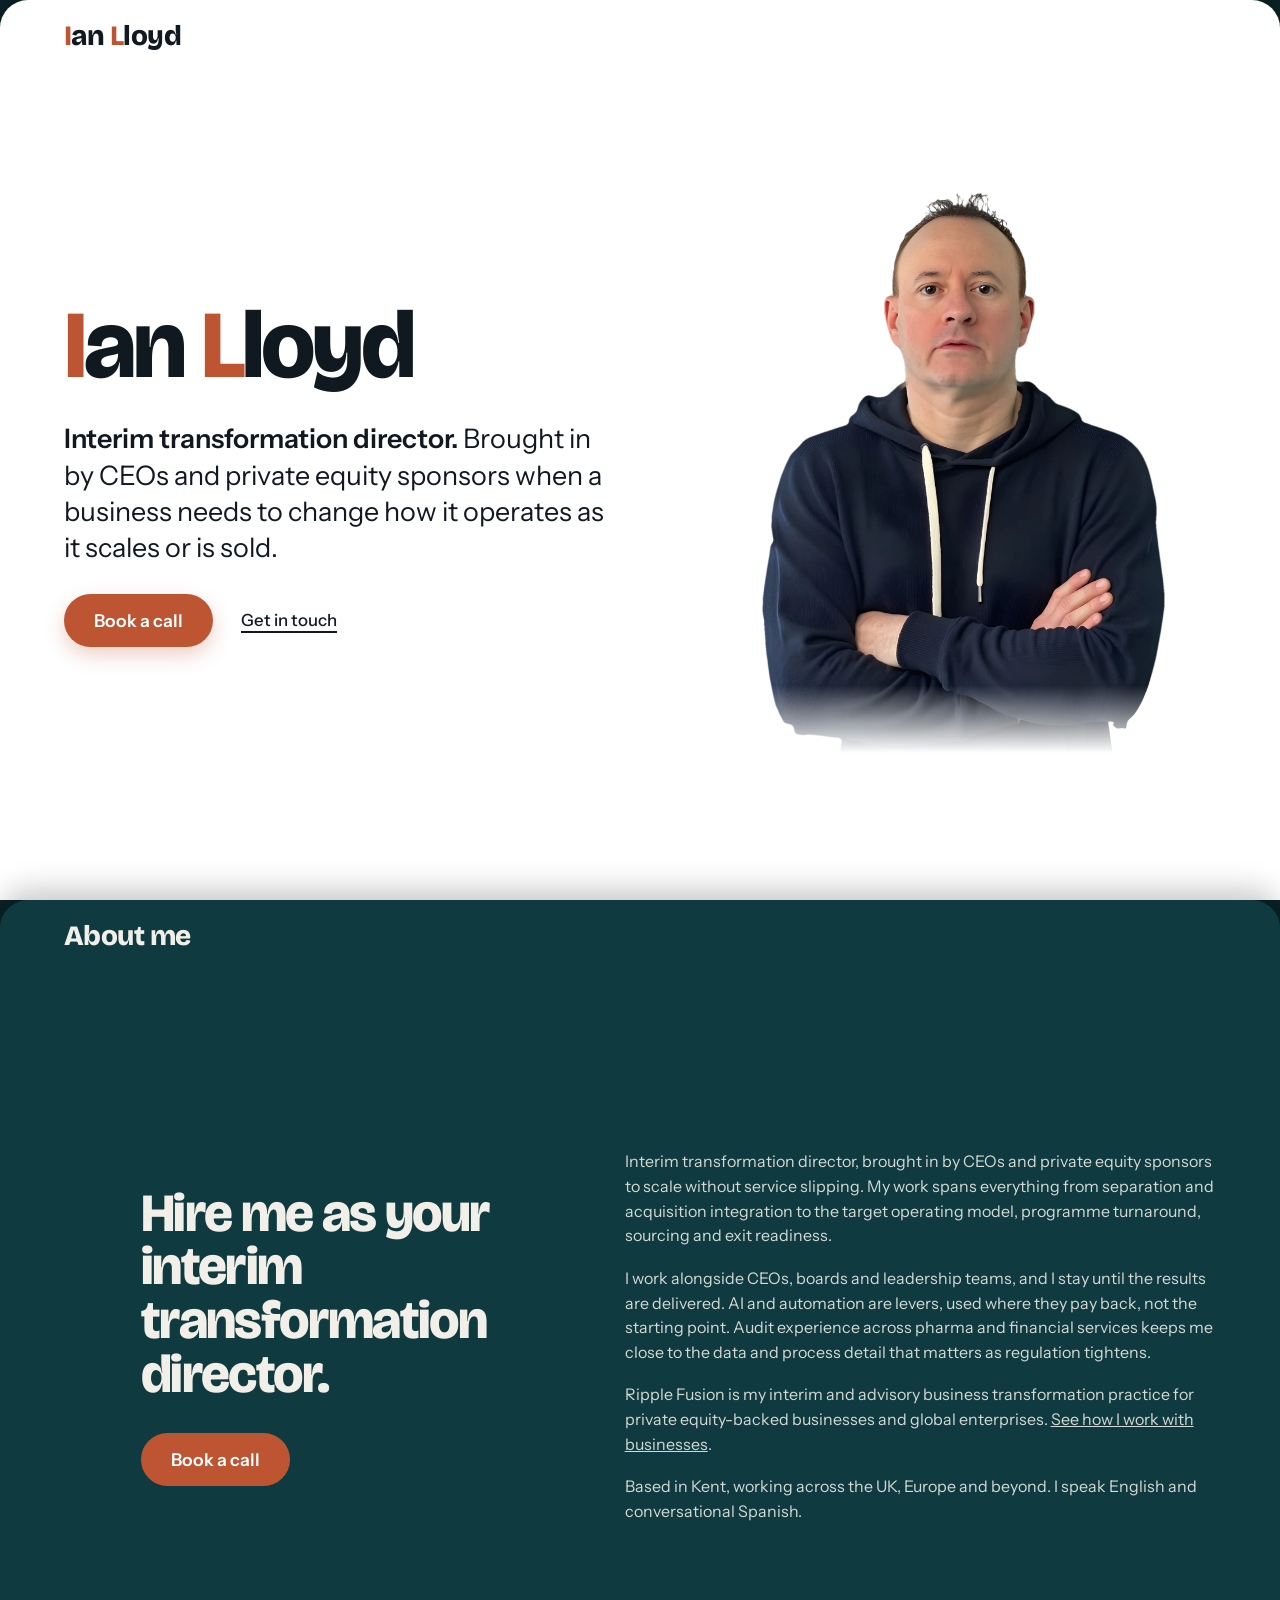
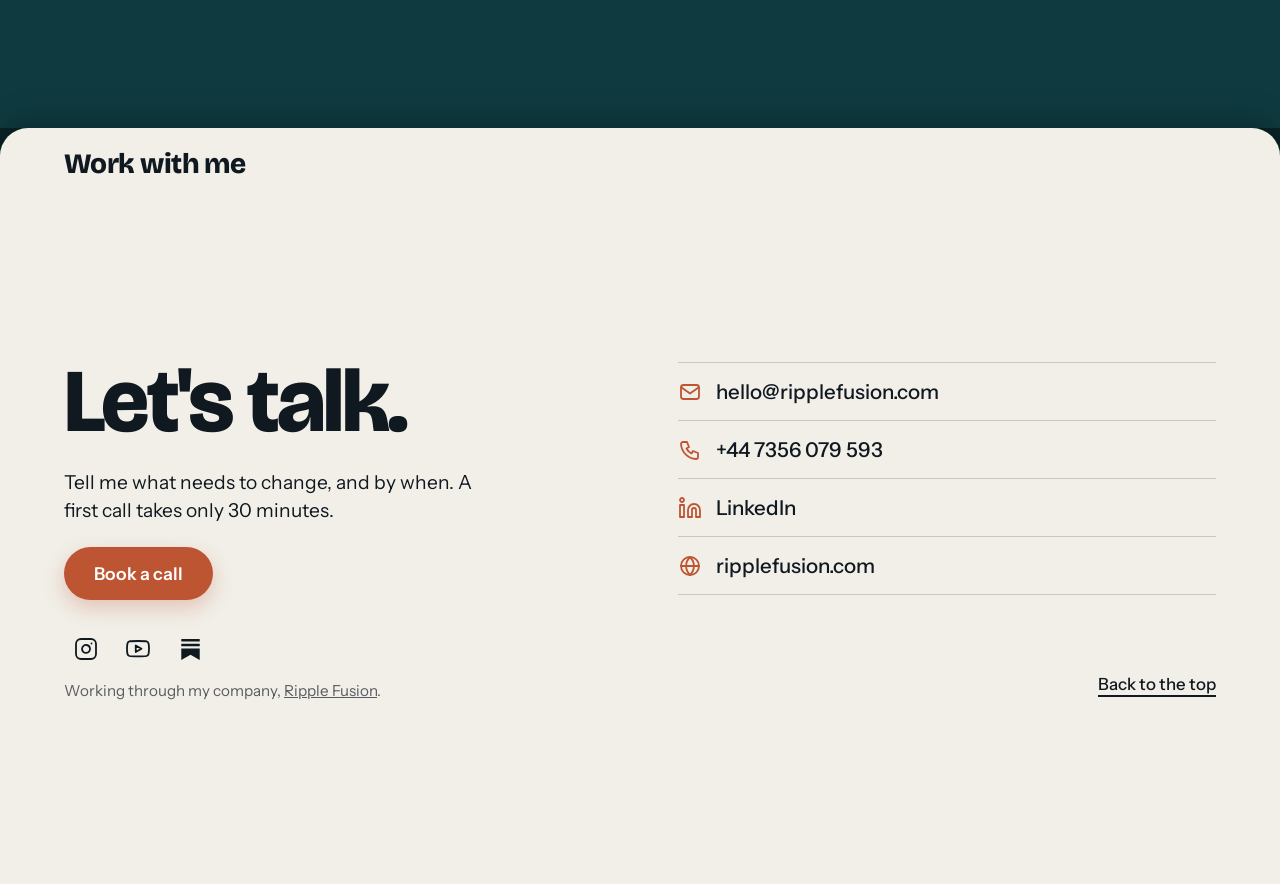
<file: index.html>
<!DOCTYPE html>
<html lang="en">
<head>
<meta charset="utf-8">
<meta name="viewport" content="width=device-width, initial-scale=1, viewport-fit=cover">
<title>Ian Lloyd | Interim Transformation Director</title>
<meta name="description" content="Ian Lloyd is an interim transformation director helping private equity-backed leadership teams turn strategy into delivered, exit-ready results.">
<link rel="canonical" href="https://ianlloyd.com/">
<link rel="icon" type="image/svg+xml" href="assets/img/favicon.svg">
<link rel="icon" type="image/png" sizes="32x32" href="assets/img/favicon-32.png">
<link rel="apple-touch-icon" sizes="180x180" href="assets/img/apple-touch-icon.png">

<meta property="og:type" content="profile">
<meta property="og:site_name" content="Ian Lloyd">
<meta property="og:title" content="Ian Lloyd | Interim Transformation Director">
<meta property="og:description" content="Ian Lloyd is an interim transformation director helping private equity-backed leadership teams turn strategy into delivered, exit-ready results.">
<meta property="og:url" content="https://ianlloyd.com/">
<meta property="og:image" content="https://ianlloyd.com/assets/img/ian-lloyd-portrait.webp">
<meta property="og:image:width" content="719">
<meta property="og:image:height" content="1000">
<meta property="profile:first_name" content="Ian">
<meta property="profile:last_name" content="Lloyd">
<meta name="twitter:card" content="summary_large_image">
<meta name="twitter:title" content="Ian Lloyd | Interim Transformation Director">
<meta name="twitter:description" content="Ian Lloyd is an interim transformation director helping private equity-backed leadership teams turn strategy into delivered, exit-ready results.">
<meta name="twitter:image" content="https://ianlloyd.com/assets/img/ian-lloyd-portrait.webp">

<script type="application/ld+json">
{
  "@context": "https://schema.org",
  "@type": "Person",
  "name": "Ian Lloyd",
  "url": "https://ianlloyd.com/",
  "image": "https://ianlloyd.com/assets/img/ian-lloyd-portrait.webp",
  "jobTitle": "Interim Transformation Director",
  "description": "Interim transformation director helping private equity-backed and global businesses scale without service slipping: integrating acquisitions, redesigning operating models, taking cost out and getting complex change delivered.",
  "email": "mailto:hello@ripplefusion.com",
  "telephone": "+447356079593",
  "worksFor": {
    "@type": "Organization",
    "name": "Ripple Fusion",
    "url": "https://ripplefusion.com"
  },
  "knowsAbout": [
    "Business Transformation", "Separation and Carve-outs", "Target Operating Model Design",
    "Acquisition Integration", "Private Equity Value Creation", "Turnaround",
    "Operating Model Redesign", "Cost Reduction", "Exit Readiness",
    "Enterprise Integration", "Post-Merger Integration", "Artificial Intelligence"
  ],
  "sameAs": [
    "https://www.linkedin.com/in/realianlloyd/",
    "https://www.instagram.com/realripplefusion",
    "https://www.youtube.com/@realripplefusion",
    "https://ripplefusion.substack.com/",
    "https://ripplefusion.com"
  ]
}
</script>
<link rel="preconnect" href="https://fonts.googleapis.com">
<link rel="preconnect" href="https://fonts.gstatic.com" crossorigin>
<link href="https://fonts.googleapis.com/css2?family=Bricolage+Grotesque:opsz,wght@12..96,500;12..96,800&family=Instrument+Sans:wght@400;500;600&display=swap" rel="stylesheet">
<script>document.documentElement.classList.add("js");</script>
<style>
  :root {
    --petrol: #0f3b40;
    --petrol-deep: #0a2427;
    --chalk: #f1efe8;
    --ink: #101820;
    --muted: #5a5b60;
    --orange: #bd5533;
    --orange-soft: #e9a48c;   /* the accent, lightened for use on petrol */
    --radius: 28px;
    --tab: 72px;
    --gutter: clamp(20px, 5vw, 80px);
    --safe-top: env(safe-area-inset-top, 0px);
    --display: "Bricolage Grotesque", "Helvetica Neue", Arial, sans-serif;
    --body: "Instrument Sans", "Helvetica Neue", Arial, sans-serif;
  }
  @media (max-width: 600px) { :root { --tab: 56px; --radius: 22px; } }

  *, *::before, *::after { box-sizing: border-box; }
  html { scroll-padding-top: var(--safe-top); }
  body {
    margin: 0;
    background: var(--petrol-deep);
    color: var(--ink);
    font-family: var(--body);
    -webkit-font-smoothing: antialiased;
  }
  h1, h2, p, ul { margin: 0; }
  a { color: inherit; }

  /* Each page sticks a little lower than the one before (--i = its position),
     so the buried pages leave a strip with their title at the top. */
  .page {
    --offset: calc(var(--safe-top) + var(--i) * var(--tab));
    position: sticky;
    top: var(--offset);
    height: calc(100vh - var(--offset));
    height: calc(100svh - var(--offset));
    overflow: hidden auto;
    border-radius: var(--radius) var(--radius) 0 0;
    box-shadow: 0 -10px 30px rgba(0, 0, 0, 0.22);
  }
  .light { background: #ffffff; color: var(--ink); }
  .chalk { background: var(--chalk); color: var(--ink); }
  .dark  { background: var(--petrol); color: var(--chalk); }

  /* The strip that stays visible once the page is covered */
  .tab {
    height: var(--tab);
    display: flex;
    align-items: center;
    padding: 0 var(--gutter);
    font-family: var(--display);
    font-weight: 800;
    font-size: clamp(1.15rem, 2.2vw, 1.75rem);
    letter-spacing: -0.02em;
    line-height: 1;
    cursor: pointer;
    -webkit-tap-highlight-color: transparent;
  }
  .tab:focus-visible { outline: 3px solid var(--orange); outline-offset: -3px; }
  .o { color: var(--orange); }

  .inner {
    min-height: calc(100% - var(--tab));
    display: flex;
    flex-direction: column;
    justify-content: center;
    padding: clamp(12px, 3vh, 40px) var(--gutter) clamp(24px, 6vh, 64px);
  }

  h1, h2 {
    font-family: var(--display);
    font-weight: 800;
    font-variation-settings: "opsz" 96;
    letter-spacing: -0.03em;
    line-height: 1;
  }
  h1 { font-size: clamp(3rem, min(7.5vw, 13vh), 7rem); }
  h2 { font-size: clamp(2rem, min(4.2vw, 7.5vh), 4rem); max-width: 16ch; }

  /* buttons and links */
  .btn {
    display: inline-flex; align-items: center; justify-content: center;
    padding: 16px 30px; border-radius: 999px;
    background: var(--orange); color: #fff; text-decoration: none;
    font: 600 1.1rem var(--body);
    transition: transform .2s, box-shadow .2s;
    box-shadow: 0 8px 20px rgba(189, 85, 51, 0.28);
  }
  .btn:hover { transform: translateY(-2px); box-shadow: 0 12px 26px rgba(189, 85, 51, 0.36); }
  .btn:focus-visible { outline: 3px solid currentColor; outline-offset: 3px; }
  .dark .btn { box-shadow: none; }
  .dark .btn:focus-visible { outline-color: var(--chalk); }
  .link {
    appearance: none; background: none; border: 0; padding: 6px 0; cursor: pointer;
    font: 500 1.05rem var(--body); color: inherit;
    text-decoration: underline; text-decoration-thickness: 1.5px; text-underline-offset: 5px;
  }
  .link:hover { color: var(--orange); }
  .dark .link:hover { color: var(--orange-soft); }
  .link:focus-visible { outline: 3px solid var(--orange); outline-offset: 3px; border-radius: 4px; }
  .actions { display: flex; flex-wrap: wrap; align-items: center; gap: 14px 28px; }

  /* HERO */
  .hero { display: grid; grid-template-columns: 1fr; gap: clamp(24px, 4vh, 40px); align-items: center; }
  .hero-text { display: flex; flex-direction: column; align-items: flex-start; gap: clamp(16px, 3vh, 28px); }
  .lede {
    font-size: clamp(1.25rem, min(2.1vw, 3.6vh), 1.9rem);
    line-height: 1.35; max-width: 30ch; color: var(--ink);
  }
  .lede strong { font-weight: 600; }
  .small { font-size: 0.95rem; color: var(--muted); }
  .frame {
    justify-self: center;
    width: min(100%, 440px);
    max-height: calc(100svh - var(--tab) - 80px);
    display: flex; align-items: flex-end; justify-content: center;
  }
  .frame img {
    display: block; width: 100%; height: auto; max-height: inherit; object-fit: contain; object-position: center bottom;
    -webkit-mask-image: linear-gradient(to bottom, #000 88%, transparent 100%);
    mask-image: linear-gradient(to bottom, #000 88%, transparent 100%);
  }
  @media (min-width: 900px) {
    .hero { grid-template-columns: 1.25fr 0.75fr; gap: clamp(32px, 6vw, 96px); width: 100%; max-width: 1200px; margin: 0 auto; }
    .frame { justify-self: end; margin-right: clamp(20px, 4vw, 64px); }
  }

  /* ABOUT */
  .about { display: grid; grid-template-columns: 1fr; gap: clamp(20px, 4vh, 36px); align-items: start; }
  .about-head { display: flex; flex-direction: column; align-items: flex-start; gap: clamp(18px, 3.5vh, 32px); }
  .prose { display: flex; flex-direction: column; gap: 1.1em; max-width: 62ch; }
  .prose p { font-size: clamp(1rem, min(1.25vw, 2.3vh), 1.2rem); line-height: 1.55; }
  .dark .prose p { color: rgba(241, 239, 232, 0.88); }
  @media (min-width: 900px) {
    .about { grid-template-columns: 0.9fr 1.1fr; gap: clamp(32px, 6vw, 96px); align-items: center; }
    .about-head { padding-left: clamp(32px, 6vw, 96px); }
  }

  /* CONTACT */
  .contact { display: grid; grid-template-columns: 1fr; gap: clamp(20px, 4vh, 40px); align-items: center; }
  .contact-head { display: flex; flex-direction: column; align-items: flex-start; gap: clamp(14px, 2.5vh, 24px); }
  .contact-head h2 { font-size: clamp(2.6rem, min(7vw, 12vh), 6.5rem); }
  .contact-head p { font-size: clamp(1.05rem, 1.5vw, 1.3rem); line-height: 1.45; max-width: 32ch; }
  .ways { list-style: none; padding: 0; display: flex; flex-direction: column; }
  .ways a {
    display: flex; align-items: center; gap: 14px;
    padding: clamp(10px, 1.8vh, 16px) 0; border-top: 1.5px solid rgba(16, 24, 32, 0.18);
    font-size: clamp(1.05rem, min(1.6vw, 2.8vh), 1.4rem); font-weight: 500; text-decoration: none;
    transition: color .2s, padding-left .2s;
  }
  .ways li:last-child a { border-bottom: 1.5px solid rgba(16, 24, 32, 0.18); }
  .ways a:hover, .ways a:focus-visible { color: var(--orange); padding-left: 6px; }
  .ways a:focus-visible { outline: 3px solid var(--orange); outline-offset: 2px; border-radius: 4px; }
  .ways .ico { flex: none; color: var(--orange); }
  .contact-foot { display: flex; flex-wrap: wrap; justify-content: space-between; align-items: flex-end; gap: 12px 24px; margin-top: clamp(16px, 3vh, 32px); }
  .socials-col { display: flex; flex-direction: column; align-items: flex-start; gap: 10px; }
  .socials { display: flex; align-items: center; gap: 8px; }
  .socials a { display: flex; align-items: center; justify-content: center; width: 44px; height: 44px; border-radius: 50%; color: var(--ink); transition: color .2s, transform .2s; }
  .socials a:hover, .socials a:focus-visible { color: var(--orange); transform: translateY(-2px); }
  .socials a:focus-visible { outline: 3px solid var(--orange); outline-offset: 2px; }
  @media (min-width: 900px) {
    .contact { grid-template-columns: 1fr 1fr; gap: clamp(32px, 6vw, 96px); width: 100%; max-width: 1200px; margin: 0 auto; }
    .contact-foot { width: 100%; max-width: 1200px; margin-left: auto; margin-right: auto; }
  }

  /* One entrance moment per page: content rises in, staggered, as the page lands */
  html.js .page:not(.in) .rv { opacity: 0; }
  .page.in .rv { animation: rise .6s cubic-bezier(.2, .8, .2, 1) backwards; animation-delay: calc(var(--d, 0) * 90ms); }
  @keyframes rise { from { opacity: 0; transform: translateY(20px); } to { opacity: 1; transform: none; } }
  @media (prefers-reduced-motion: reduce) {
    html.js .page:not(.in) .rv { opacity: 1; }
    .page.in .rv { animation: none; }
    .btn, .ways a { transition: none; }
  }

  /* Phones, small tablets and landscape phones: the sticky stack traps touch scrolling
     inside any page taller than the screen, so drop it and let the pages follow one
     another in normal flow. The tab titles still jump to their page. */
  @media (max-width: 899px), (max-height: 560px) {
    .page { position: relative; top: auto; height: auto; overflow: visible; box-shadow: none; margin-top: calc(var(--radius) * -1); padding-bottom: var(--radius); }
    .page:first-child { margin-top: 0; }
    .page:last-child { padding-bottom: 0; }
    .inner { min-height: 0; padding-top: 8px; padding-bottom: 40px; }
    .frame { width: min(78%, 340px); max-height: none; }
  }
</style>
</head>
<body>
<main>
  <section class="page light" style="--i:0" aria-label="Ian Lloyd">
    <div class="tab"><span><span class="o">I</span>an <span class="o">L</span>loyd</span></div>
    <div class="inner">
      <div class="hero">
        <div class="hero-text">
          <h1 class="rv" style="--d:1"><span class="o">I</span>an <span class="o">L</span>loyd</h1>
          <p class="lede rv" style="--d:2"><strong>Interim transformation director.</strong> Brought in by CEOs and private equity sponsors when a business needs to change how it operates as it scales or is sold.</p>
          <div class="actions rv" style="--d:3">
            <a class="btn" href="https://calendly.com/ian-ianlloyd/30min" target="_blank" rel="noopener" aria-label="Book a call (opens Calendly in a new tab)">Book a call</a>
            <button class="link" type="button" data-go="2">Get in touch</button>
          </div>
        </div>
        <div class="frame rv" style="--d:2">
          <img alt="Ian Lloyd" width="719" height="1000" src="assets/img/ian-lloyd-portrait.webp">
        </div>
      </div>
    </div>
  </section>

  <section class="page dark" style="--i:1" aria-label="About me">
    <div class="tab"><span>About me</span></div>
    <div class="inner">
      <div class="about">
        <div class="about-head">
          <h2 class="rv" style="--d:0">Hire me as your interim transformation director.</h2>
          <a class="btn rv" style="--d:1" href="https://calendly.com/ian-ianlloyd/30min" target="_blank" rel="noopener" aria-label="Book a call (opens Calendly in a new tab)">Book a call</a>
        </div>
        <div class="prose">
          <p class="rv" style="--d:1">Interim transformation director, brought in by CEOs and private equity sponsors to scale without service slipping. My work spans everything from separation and acquisition integration to the target operating model, programme turnaround, sourcing and exit readiness.</p>
          <p class="rv" style="--d:2">I work alongside CEOs, boards and leadership teams, and I stay until the results are delivered. AI and automation are levers, used where they pay back, not the starting point. Audit experience across pharma and financial services keeps me close to the data and process detail that matters as regulation tightens.</p>
          <p class="rv" style="--d:3">Ripple Fusion is my interim and advisory business transformation practice for private equity-backed businesses and global enterprises. <a href="https://ripplefusion.com" target="_blank" rel="noopener">See how I work with businesses</a>.</p>
          <p class="rv" style="--d:4">Based in Kent, working across the UK, Europe and beyond. I speak English and conversational Spanish.</p>
        </div>
      </div>
    </div>
  </section>

  <section class="page chalk" style="--i:2" aria-label="Work with me">
    <div class="tab"><span>Work with me</span></div>
    <div class="inner">
      <div class="contact">
        <div class="contact-head">
          <h2 class="rv" style="--d:0">Let's talk.</h2>
          <p class="rv" style="--d:1">Tell me what needs to change, and by when. A first call takes only 30 minutes.</p>
          <a class="btn rv" style="--d:2" href="https://calendly.com/ian-ianlloyd/30min" target="_blank" rel="noopener" aria-label="Book a call (opens Calendly in a new tab)">Book a call</a>
        </div>
        <ul class="ways">
          <li class="rv" style="--d:1"><a href="mailto:hello@ripplefusion.com"><svg class="ico" viewBox="0 0 24 24" width="24" height="24" fill="none" stroke="currentColor" stroke-width="1.8" stroke-linecap="round" stroke-linejoin="round" aria-hidden="true"><rect x="3" y="5" width="18" height="14" rx="2.5"/><path d="M3.5 7.5l8.5 6 8.5-6"/></svg>hello@ripplefusion.com</a></li>
          <li class="rv" style="--d:2"><a href="tel:+447356079593"><svg class="ico" viewBox="0 0 24 24" width="24" height="24" fill="none" stroke="currentColor" stroke-width="1.8" stroke-linecap="round" stroke-linejoin="round" aria-hidden="true"><path d="M5 4h4l2 5-2.5 1.5a11 11 0 0 0 5 5L15 13l5 2v4a2 2 0 0 1-2 2A16 16 0 0 1 3 6a2 2 0 0 1 2-2z"/></svg>+44 7356 079 593</a></li>
          <li class="rv" style="--d:3"><a href="https://www.linkedin.com/in/realianlloyd/" target="_blank" rel="noopener"><svg class="ico" viewBox="0 0 24 24" width="24" height="24" fill="none" stroke="currentColor" stroke-width="1.8" stroke-linecap="round" stroke-linejoin="round" aria-hidden="true"><path d="M16 8a6 6 0 0 1 6 6v7h-4v-7a2 2 0 0 0-2-2 2 2 0 0 0-2 2v7h-4v-7a6 6 0 0 1 6-6z"/><rect x="2" y="9" width="4" height="12"/><circle cx="4" cy="4" r="2"/></svg>LinkedIn</a></li>
          <li class="rv" style="--d:4"><a href="https://ripplefusion.com" target="_blank" rel="noopener"><svg class="ico" viewBox="0 0 24 24" width="24" height="24" fill="none" stroke="currentColor" stroke-width="1.8" stroke-linecap="round" stroke-linejoin="round" aria-hidden="true"><circle cx="12" cy="12" r="9"/><path d="M3 12h18"/><path d="M12 3c2.6 2.6 3.9 5.6 3.9 9S14.6 18.4 12 21c-2.6-2.6-3.9-5.6-3.9-9S9.4 5.6 12 3z"/></svg>ripplefusion.com</a></li>
        </ul>
      </div>
      <div class="contact-foot">
        <div class="socials-col">
          <div class="socials">
            <a href="https://www.instagram.com/realripplefusion" target="_blank" rel="noopener" aria-label="Instagram"><svg class="ico" viewBox="0 0 24 24" width="24" height="24" fill="none" stroke="currentColor" stroke-width="1.8" stroke-linecap="round" stroke-linejoin="round" aria-hidden="true"><rect x="2" y="2" width="20" height="20" rx="5" ry="5"/><path d="M16 11.37A4 4 0 1 1 12.63 8 4 4 0 0 1 16 11.37z"/><line x1="17.5" y1="6.5" x2="17.51" y2="6.5"/></svg></a>
            <a href="https://www.youtube.com/@realripplefusion" target="_blank" rel="noopener" aria-label="YouTube"><svg class="ico" viewBox="0 0 24 24" width="24" height="24" fill="none" stroke="currentColor" stroke-width="1.8" stroke-linecap="round" stroke-linejoin="round" aria-hidden="true"><path d="M22.54 6.42a2.78 2.78 0 0 0-1.94-2C18.88 4 12 4 12 4s-6.88 0-8.6.46a2.78 2.78 0 0 0-1.94 2A29 29 0 0 0 1 11.75a29 29 0 0 0 .46 5.33A2.78 2.78 0 0 0 3.4 19c1.72.46 8.6.46 8.6.46s6.88 0 8.6-.46a2.78 2.78 0 0 0 1.94-2 29 29 0 0 0 .46-5.25 29 29 0 0 0-.46-5.33z"/><polygon points="9.75 15.02 15.5 11.75 9.75 8.48 9.75 15.02"/></svg></a>
            <a href="https://ripplefusion.substack.com/" target="_blank" rel="noopener" aria-label="Substack"><svg class="ico" viewBox="0 0 24 24" width="21" height="21" fill="currentColor" aria-hidden="true"><path d="M22.539 8.242H1.46V5.406h21.08v2.836zM1.46 10.812V24L12 18.11 22.54 24V10.812H1.46zM22.54 0H1.46v2.836h21.08V0z"/></svg></a>
          </div>
          <p class="small">Working through my company, <a href="https://ripplefusion.com/" target="_blank" rel="noopener">Ripple Fusion</a>.</p>
        </div>
        <button class="link" type="button" data-go="0">Back to the top</button>
      </div>
    </div>
  </section>
</main>

<script>
  (function () {
    var pages = Array.prototype.slice.call(document.querySelectorAll('.page'));
    var reduce = window.matchMedia('(prefers-reduced-motion: reduce)');

    // Scroll position at which page i is fully open. In the sticky stack that is its
    // natural top minus the offset it sticks at; in normal flow it is just its top.
    function targetFor(i) {
      if (getComputedStyle(pages[i]).position !== 'sticky') {
        return Math.max(0, pages[i].getBoundingClientRect().top + window.scrollY);
      }
      var natural = 0;
      for (var j = 0; j < i; j++) natural += pages[j].offsetHeight;
      var stick = parseFloat(getComputedStyle(pages[i]).top) || 0;
      return Math.max(0, natural - stick);
    }
    function open(i) {
      window.scrollTo({ top: targetFor(i), behavior: reduce.matches ? 'auto' : 'smooth' });
    }

    pages.forEach(function (page, i) {
      var tab = page.querySelector('.tab');
      if (!tab) return;
      tab.setAttribute('role', 'button');
      tab.setAttribute('tabindex', '0');
      tab.setAttribute('aria-label', 'Open ' + (page.getAttribute('aria-label') || 'page'));
      tab.addEventListener('click', function () { open(i); });
      tab.addEventListener('keydown', function (e) {
        if (e.key === 'Enter' || e.key === ' ') { e.preventDefault(); open(i); }
      });
    });

    document.querySelectorAll('[data-go]').forEach(function (b) {
      b.addEventListener('click', function () { open(parseInt(b.getAttribute('data-go'), 10) || 0); });
    });

    // Reveal each page's content the first time it comes into view
    if (!('IntersectionObserver' in window)) {
      pages.forEach(function (p) { p.classList.add('in'); });
      return;
    }
    var io = new IntersectionObserver(function (entries) {
      entries.forEach(function (e) {
        if (e.isIntersecting) { e.target.classList.add('in'); io.unobserve(e.target); }
      });
    }, { threshold: 0.2 });
    pages.forEach(function (p) { io.observe(p); });
  })();
</script>
</body>
</html>
</file>
